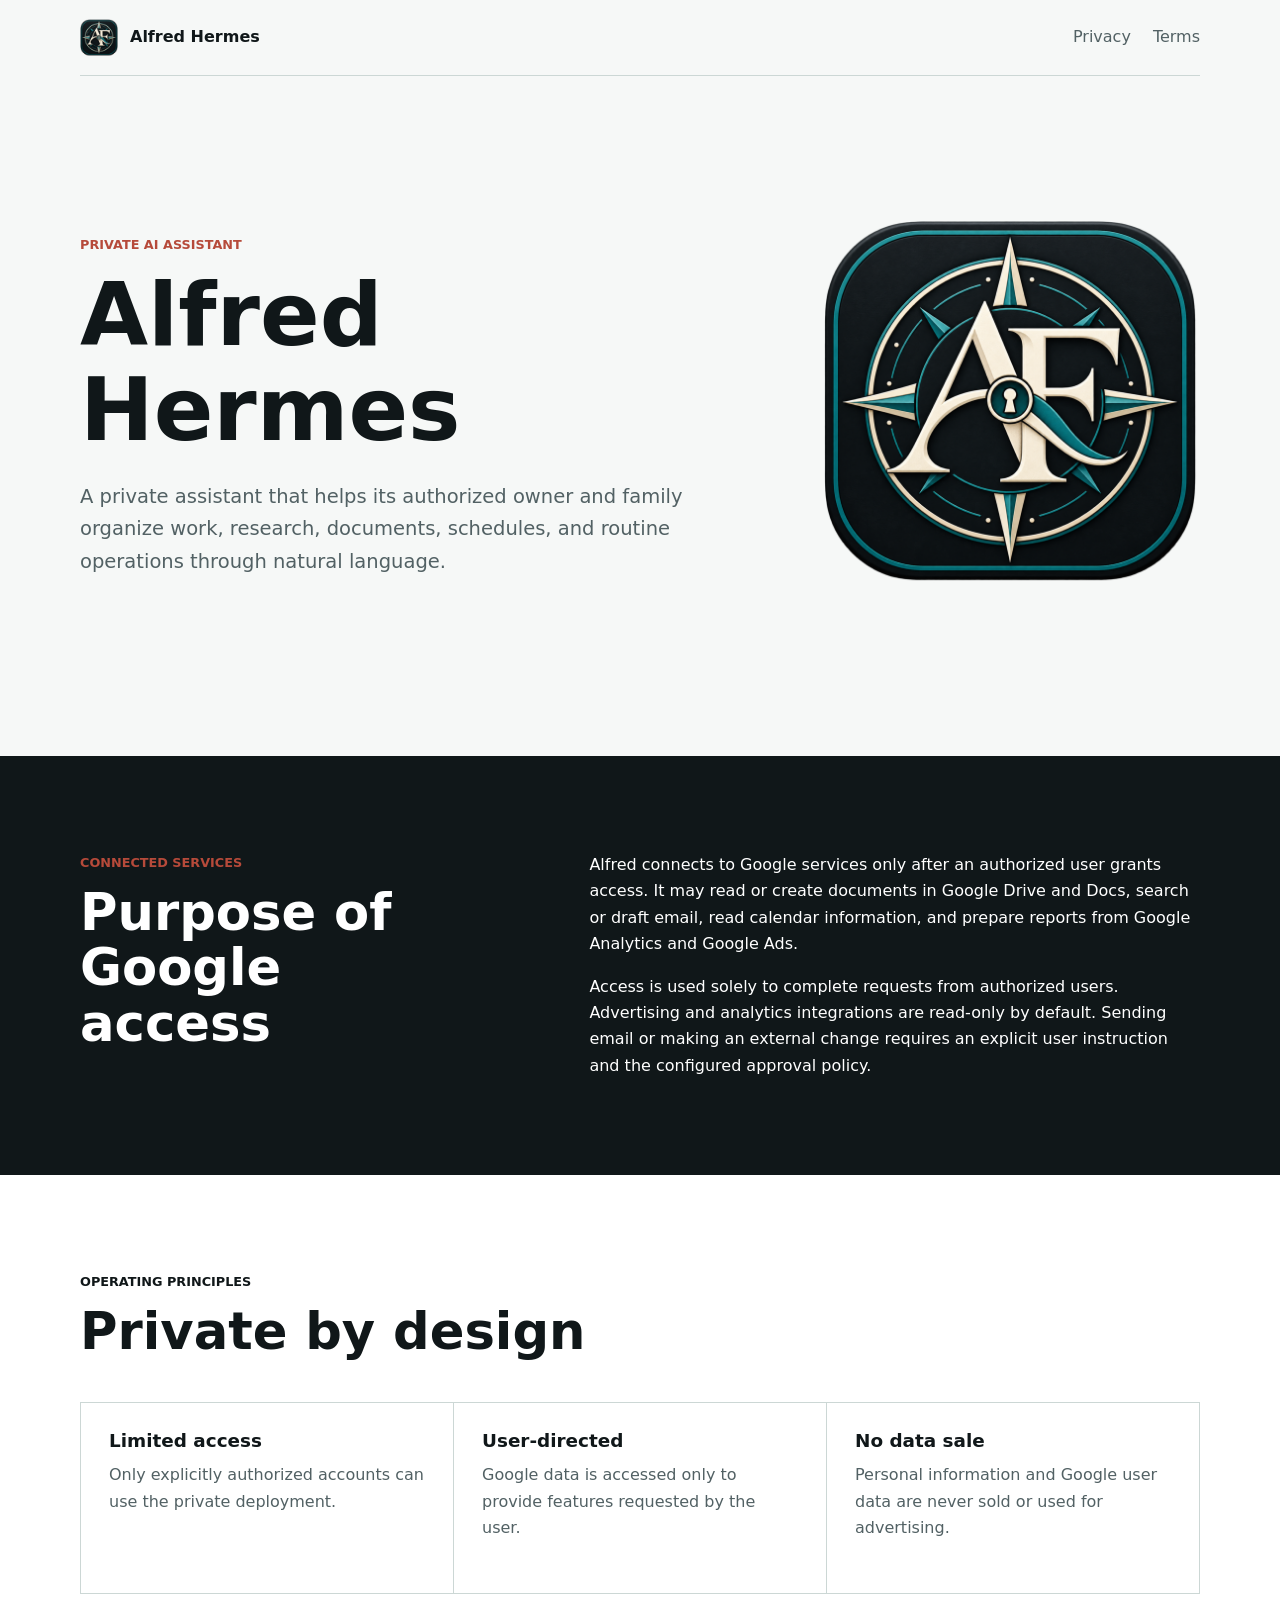
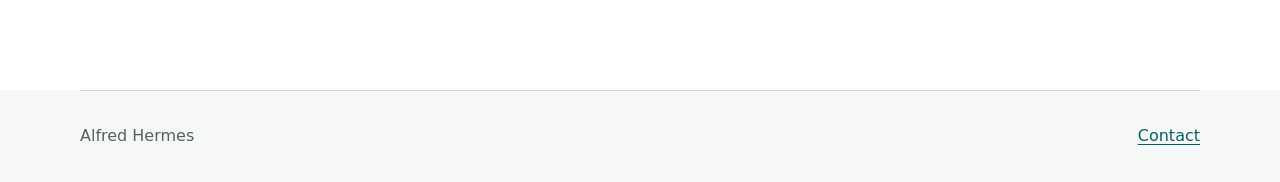
<file: index.html>
<!doctype html>
<html lang="en">
  <head>
    <meta charset="utf-8">
    <meta name="viewport" content="width=device-width, initial-scale=1">
    <meta name="description" content="Alfred Hermes is a private AI assistant for personal, family, and business operations.">
    <meta name="theme-color" content="#101719">
    <title>Alfred Hermes</title>
    <link rel="icon" href="assets/alfred-icon.png" type="image/png">
    <link rel="stylesheet" href="assets/site.css">
  </head>
  <body>
    <header class="site-header">
      <a class="brand" href="index.html" aria-label="Alfred Hermes home">
        <img src="assets/alfred-icon.png" alt="Alfred Hermes">
        <span>Alfred Hermes</span>
      </a>
      <nav aria-label="Legal">
        <a href="privacy.html">Privacy</a>
        <a href="terms.html">Terms</a>
      </nav>
    </header>

    <main>
      <section class="hero">
        <div class="hero-copy">
          <p class="eyebrow">Private AI assistant</p>
          <h1>Alfred Hermes</h1>
          <p class="lede">
            A private assistant that helps its authorized owner and family organize work,
            research, documents, schedules, and routine operations through natural language.
          </p>
        </div>
        <img class="hero-mark" src="assets/alfred-icon.png" alt="Alfred Hermes app icon">
      </section>

      <section class="band" aria-labelledby="google-access">
        <div class="section-inner">
          <div>
            <p class="eyebrow">Connected services</p>
            <h2 id="google-access">Purpose of Google access</h2>
          </div>
          <div class="copy">
            <p>
              Alfred connects to Google services only after an authorized user grants access.
              It may read or create documents in Google Drive and Docs, search or draft email,
              read calendar information, and prepare reports from Google Analytics and Google Ads.
            </p>
            <p>
              Access is used solely to complete requests from authorized users. Advertising and
              analytics integrations are read-only by default. Sending email or making an external
              change requires an explicit user instruction and the configured approval policy.
            </p>
          </div>
        </div>
      </section>

      <section class="principles" aria-labelledby="principles-title">
        <div class="section-inner vertical">
          <p class="eyebrow">Operating principles</p>
          <h2 id="principles-title">Private by design</h2>
          <div class="principle-grid">
            <article>
              <h3>Limited access</h3>
              <p>Only explicitly authorized accounts can use the private deployment.</p>
            </article>
            <article>
              <h3>User-directed</h3>
              <p>Google data is accessed only to provide features requested by the user.</p>
            </article>
            <article>
              <h3>No data sale</h3>
              <p>Personal information and Google user data are never sold or used for advertising.</p>
            </article>
          </div>
        </div>
      </section>
    </main>

    <footer>
      <span>Alfred Hermes</span>
      <span><a href="mailto:m.matusevich@me.com">Contact</a></span>
    </footer>
  </body>
</html>
</file>
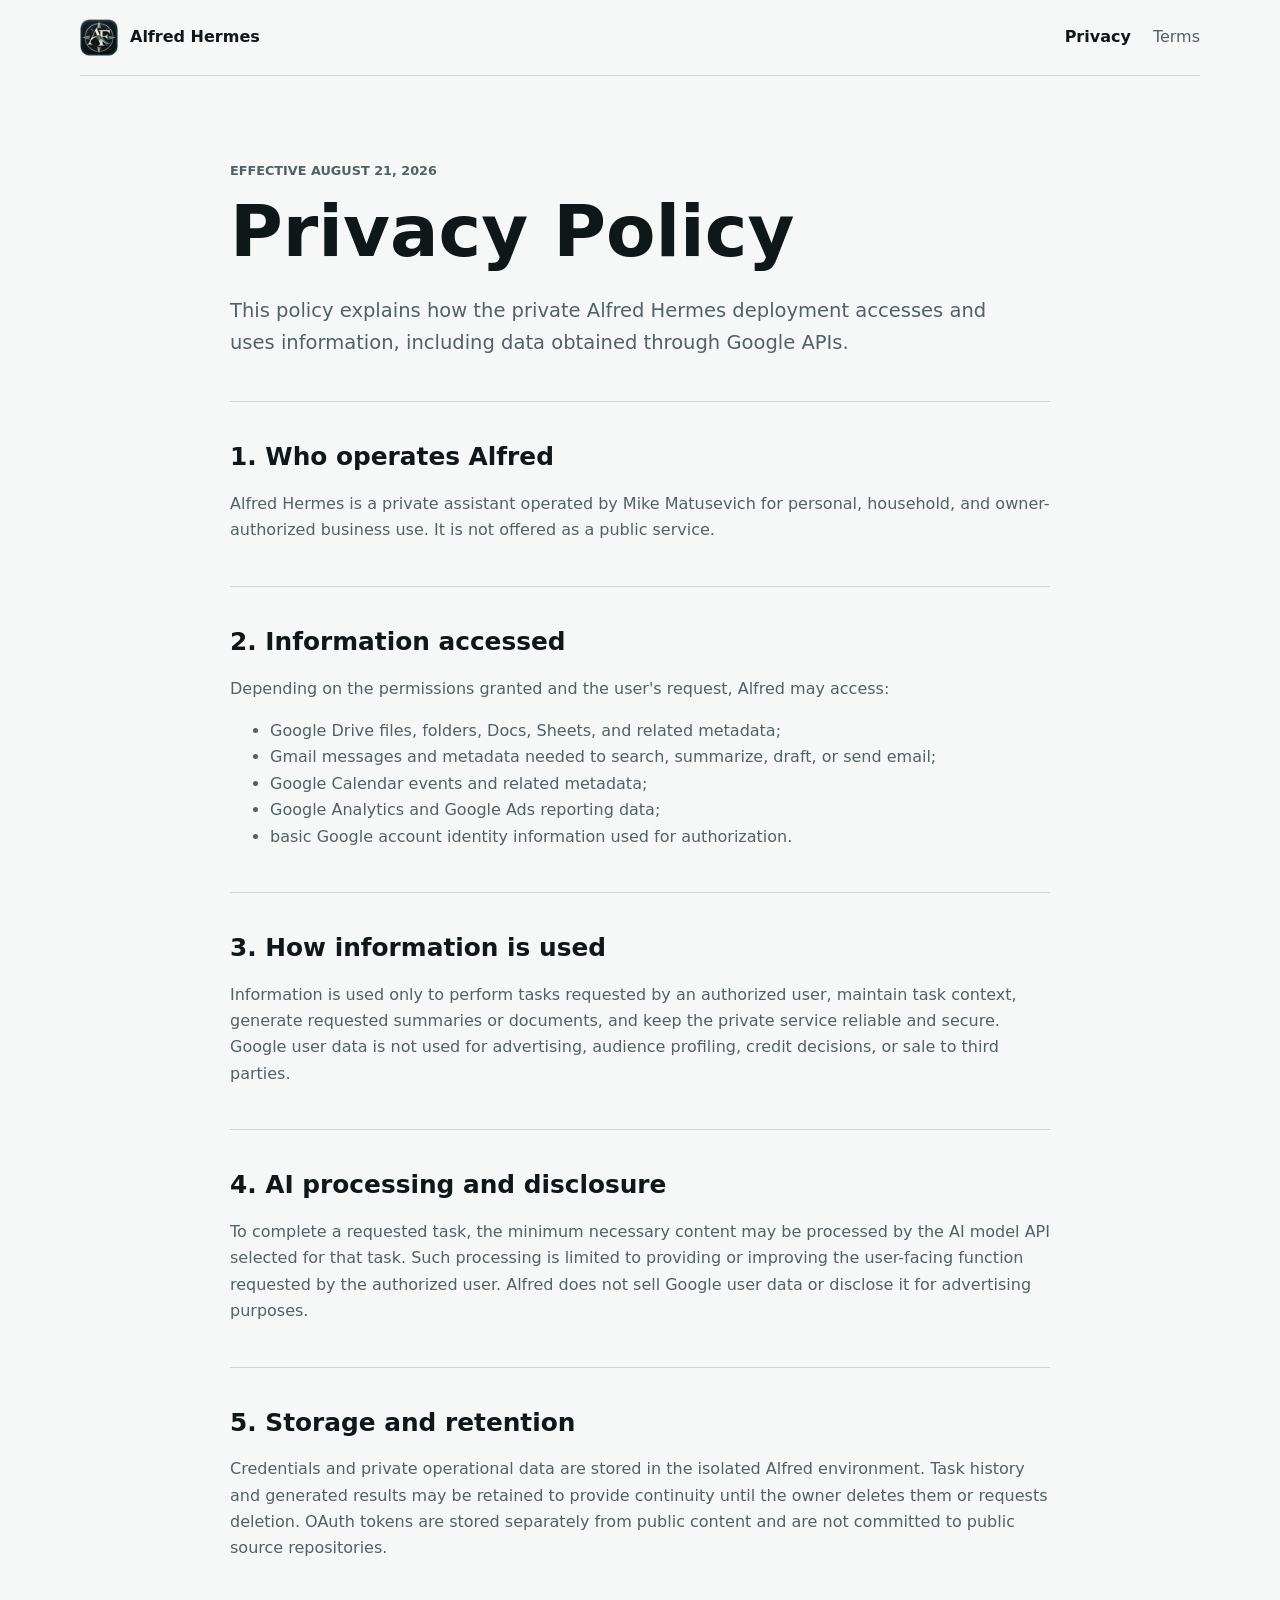
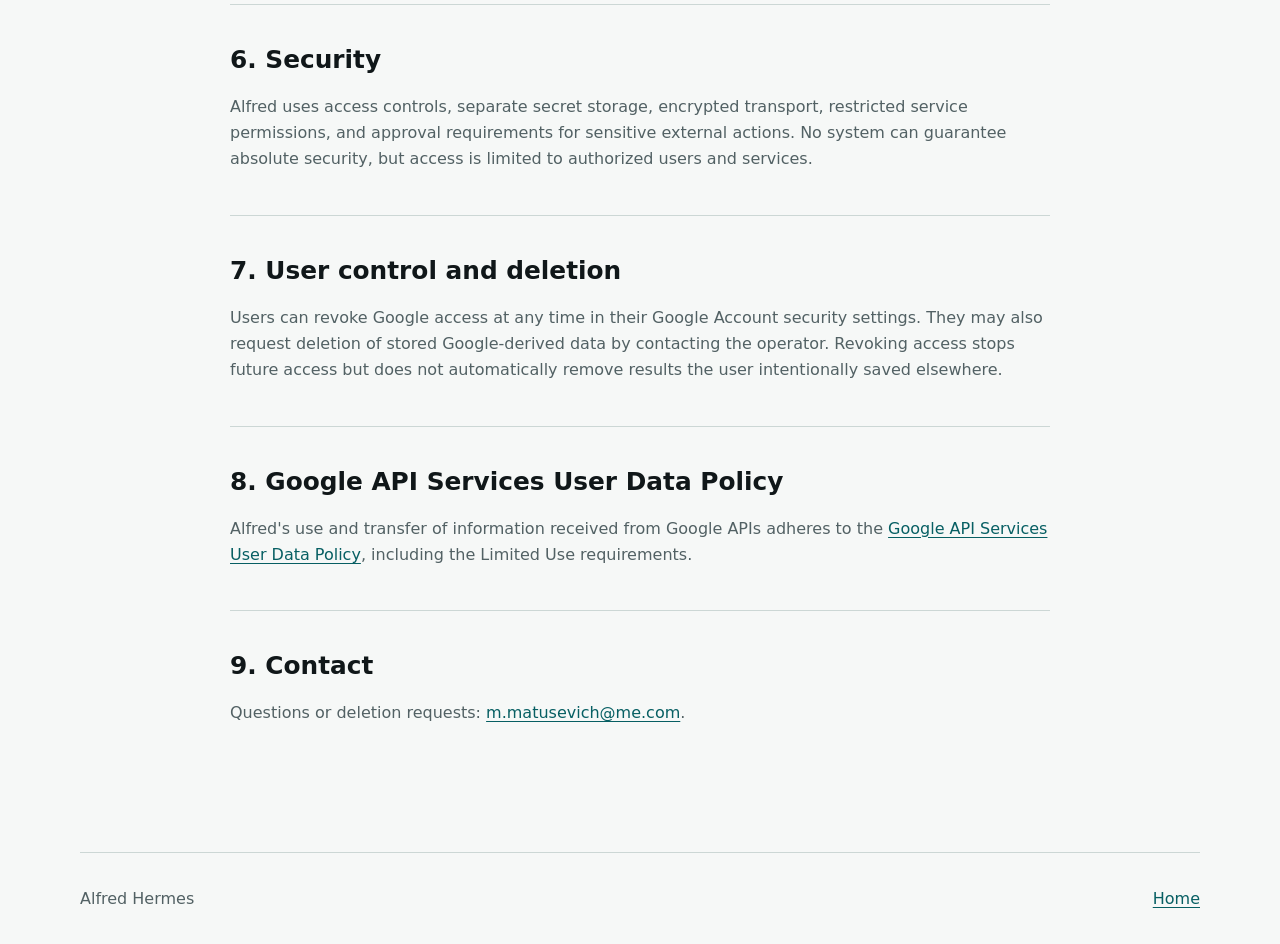
<file: privacy.html>
<!doctype html>
<html lang="en">
  <head>
    <meta charset="utf-8">
    <meta name="viewport" content="width=device-width, initial-scale=1">
    <meta name="description" content="Privacy policy for Alfred Hermes.">
    <meta name="theme-color" content="#101719">
    <title>Privacy Policy | Alfred Hermes</title>
    <link rel="icon" href="assets/alfred-icon.png" type="image/png">
    <link rel="stylesheet" href="assets/site.css">
  </head>
  <body>
    <header class="site-header">
      <a class="brand" href="index.html">
        <img src="assets/alfred-icon.png" alt="Alfred Hermes">
        <span>Alfred Hermes</span>
      </a>
      <nav aria-label="Legal">
        <a aria-current="page" href="privacy.html">Privacy</a>
        <a href="terms.html">Terms</a>
      </nav>
    </header>

    <main class="legal">
      <p class="eyebrow">Effective August 21, 2026</p>
      <h1>Privacy Policy</h1>
      <p class="lede">
        This policy explains how the private Alfred Hermes deployment accesses and uses
        information, including data obtained through Google APIs.
      </p>

      <section>
        <h2>1. Who operates Alfred</h2>
        <p>
          Alfred Hermes is a private assistant operated by Mike Matusevich for personal,
          household, and owner-authorized business use. It is not offered as a public service.
        </p>
      </section>

      <section>
        <h2>2. Information accessed</h2>
        <p>Depending on the permissions granted and the user's request, Alfred may access:</p>
        <ul>
          <li>Google Drive files, folders, Docs, Sheets, and related metadata;</li>
          <li>Gmail messages and metadata needed to search, summarize, draft, or send email;</li>
          <li>Google Calendar events and related metadata;</li>
          <li>Google Analytics and Google Ads reporting data;</li>
          <li>basic Google account identity information used for authorization.</li>
        </ul>
      </section>

      <section>
        <h2>3. How information is used</h2>
        <p>
          Information is used only to perform tasks requested by an authorized user, maintain
          task context, generate requested summaries or documents, and keep the private service
          reliable and secure. Google user data is not used for advertising, audience profiling,
          credit decisions, or sale to third parties.
        </p>
      </section>

      <section>
        <h2>4. AI processing and disclosure</h2>
        <p>
          To complete a requested task, the minimum necessary content may be processed by the
          AI model API selected for that task. Such processing is limited to providing or improving
          the user-facing function requested by the authorized user. Alfred does not sell Google
          user data or disclose it for advertising purposes.
        </p>
      </section>

      <section>
        <h2>5. Storage and retention</h2>
        <p>
          Credentials and private operational data are stored in the isolated Alfred environment.
          Task history and generated results may be retained to provide continuity until the owner
          deletes them or requests deletion. OAuth tokens are stored separately from public content
          and are not committed to public source repositories.
        </p>
      </section>

      <section>
        <h2>6. Security</h2>
        <p>
          Alfred uses access controls, separate secret storage, encrypted transport, restricted
          service permissions, and approval requirements for sensitive external actions. No system
          can guarantee absolute security, but access is limited to authorized users and services.
        </p>
      </section>

      <section>
        <h2>7. User control and deletion</h2>
        <p>
          Users can revoke Google access at any time in their Google Account security settings.
          They may also request deletion of stored Google-derived data by contacting the operator.
          Revoking access stops future access but does not automatically remove results the user
          intentionally saved elsewhere.
        </p>
      </section>

      <section>
        <h2>8. Google API Services User Data Policy</h2>
        <p>
          Alfred's use and transfer of information received from Google APIs adheres to the
          <a href="https://developers.google.com/terms/api-services-user-data-policy">Google API Services User Data Policy</a>,
          including the Limited Use requirements.
        </p>
      </section>

      <section>
        <h2>9. Contact</h2>
        <p>Questions or deletion requests: <a href="mailto:m.matusevich@me.com">m.matusevich@me.com</a>.</p>
      </section>
    </main>

    <footer>
      <span>Alfred Hermes</span>
      <span><a href="index.html">Home</a></span>
    </footer>
  </body>
</html>
</file>
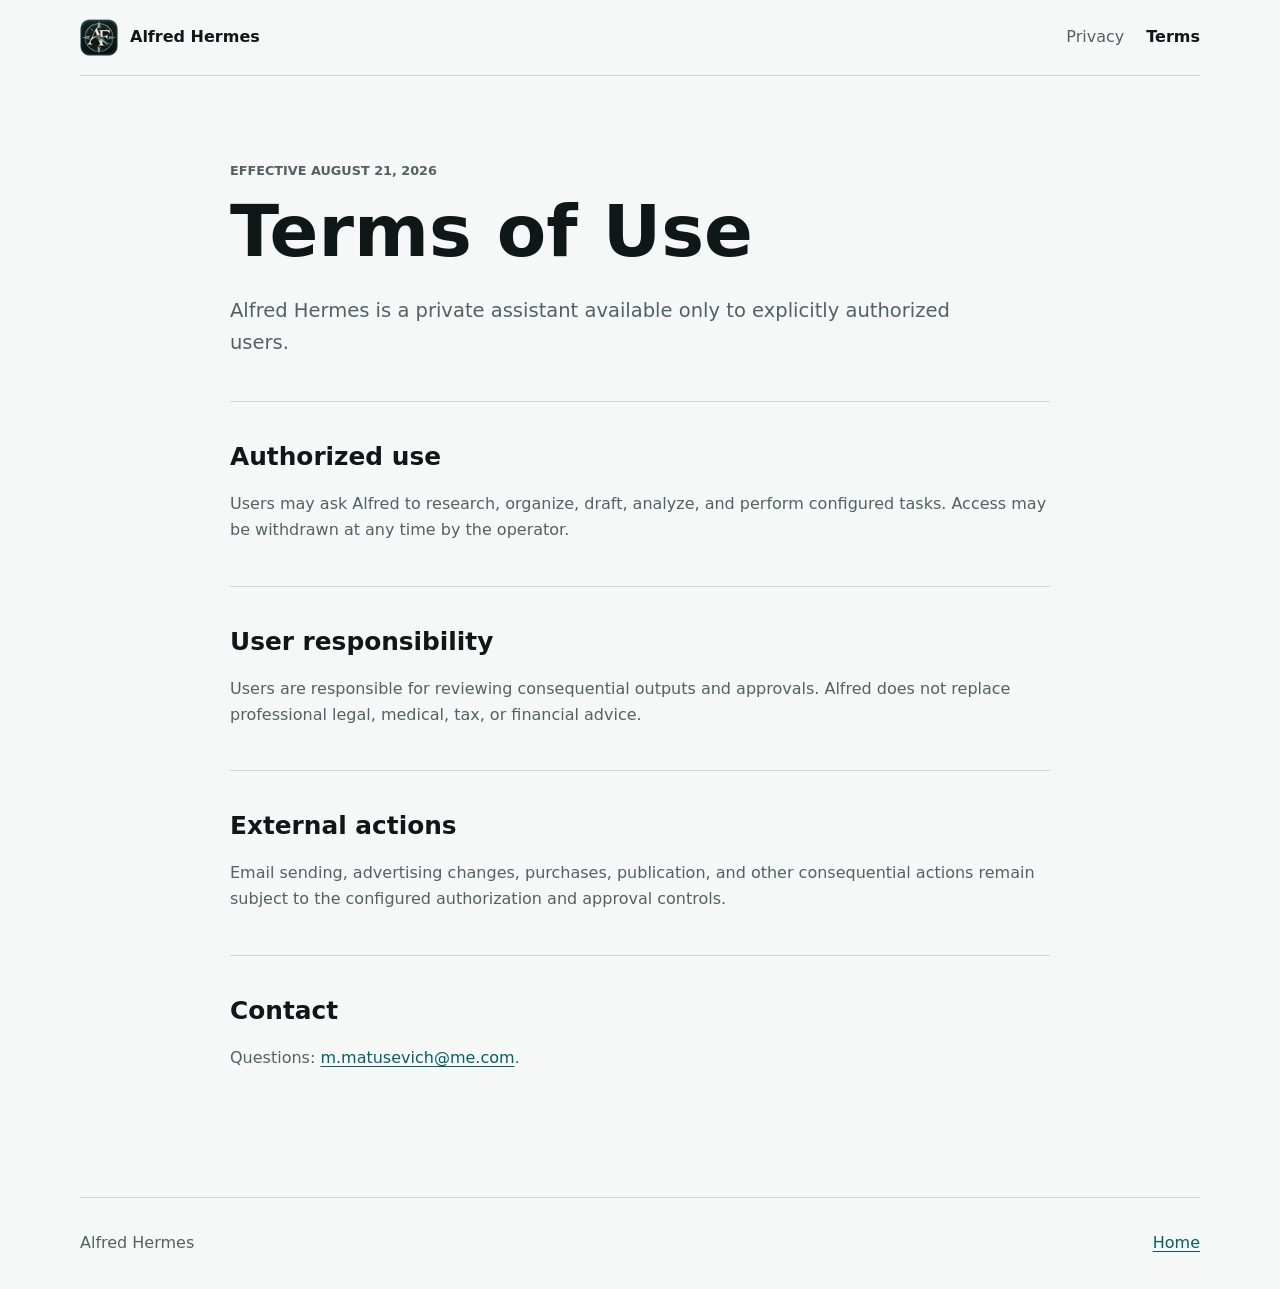
<file: terms.html>
<!doctype html>
<html lang="en">
  <head>
    <meta charset="utf-8">
    <meta name="viewport" content="width=device-width, initial-scale=1">
    <meta name="description" content="Terms of use for Alfred Hermes.">
    <meta name="theme-color" content="#101719">
    <title>Terms of Use | Alfred Hermes</title>
    <link rel="icon" href="assets/alfred-icon.png" type="image/png">
    <link rel="stylesheet" href="assets/site.css">
  </head>
  <body>
    <header class="site-header">
      <a class="brand" href="index.html">
        <img src="assets/alfred-icon.png" alt="Alfred Hermes">
        <span>Alfred Hermes</span>
      </a>
      <nav aria-label="Legal">
        <a href="privacy.html">Privacy</a>
        <a aria-current="page" href="terms.html">Terms</a>
      </nav>
    </header>

    <main class="legal">
      <p class="eyebrow">Effective August 21, 2026</p>
      <h1>Terms of Use</h1>
      <p class="lede">Alfred Hermes is a private assistant available only to explicitly authorized users.</p>

      <section>
        <h2>Authorized use</h2>
        <p>
          Users may ask Alfred to research, organize, draft, analyze, and perform configured tasks.
          Access may be withdrawn at any time by the operator.
        </p>
      </section>

      <section>
        <h2>User responsibility</h2>
        <p>
          Users are responsible for reviewing consequential outputs and approvals. Alfred does not
          replace professional legal, medical, tax, or financial advice.
        </p>
      </section>

      <section>
        <h2>External actions</h2>
        <p>
          Email sending, advertising changes, purchases, publication, and other consequential
          actions remain subject to the configured authorization and approval controls.
        </p>
      </section>

      <section>
        <h2>Contact</h2>
        <p>Questions: <a href="mailto:m.matusevich@me.com">m.matusevich@me.com</a>.</p>
      </section>
    </main>

    <footer>
      <span>Alfred Hermes</span>
      <span><a href="index.html">Home</a></span>
    </footer>
  </body>
</html>
</file>
<file: assets/site.css>
:root {
  color-scheme: light;
  --ink: #101719;
  --muted: #526164;
  --paper: #f6f8f7;
  --white: #ffffff;
  --teal: #087f83;
  --teal-dark: #075f63;
  --line: #ccd7d5;
  --coral: #b64a3a;
  font-family: Inter, ui-sans-serif, system-ui, -apple-system, BlinkMacSystemFont, "Segoe UI", sans-serif;
}

* {
  box-sizing: border-box;
}

html {
  background: var(--paper);
  color: var(--ink);
}

body {
  margin: 0;
  min-width: 320px;
  background: var(--paper);
  line-height: 1.65;
}

a {
  color: var(--teal-dark);
  text-underline-offset: 3px;
}

.site-header,
footer {
  width: min(1120px, calc(100% - 40px));
  margin: 0 auto;
  display: flex;
  align-items: center;
  justify-content: space-between;
  gap: 24px;
}

.site-header {
  min-height: 76px;
  border-bottom: 1px solid var(--line);
}

.brand {
  display: inline-flex;
  align-items: center;
  gap: 12px;
  color: var(--ink);
  font-weight: 720;
  text-decoration: none;
}

.brand img {
  width: 38px;
  height: 38px;
  border-radius: 8px;
}

nav {
  display: flex;
  gap: 22px;
}

nav a {
  color: var(--muted);
  text-decoration: none;
}

nav a[aria-current="page"] {
  color: var(--ink);
  font-weight: 700;
}

.hero {
  width: min(1120px, calc(100% - 40px));
  min-height: min(680px, calc(100vh - 76px));
  margin: 0 auto;
  display: grid;
  grid-template-columns: minmax(0, 1fr) minmax(220px, 380px);
  align-items: center;
  gap: clamp(36px, 8vw, 110px);
  padding: 64px 0 84px;
}

.hero-copy {
  max-width: 700px;
}

.eyebrow {
  margin: 0 0 12px;
  color: var(--coral);
  font-size: 0.8rem;
  font-weight: 800;
  letter-spacing: 0;
  text-transform: uppercase;
}

h1,
h2,
h3 {
  margin-top: 0;
  line-height: 1.08;
  letter-spacing: 0;
}

h1 {
  margin-bottom: 24px;
  font-size: 5.5rem;
}

h2 {
  margin-bottom: 20px;
  font-size: 3.2rem;
}

h3 {
  margin-bottom: 12px;
  font-size: 1.15rem;
}

.lede {
  max-width: 760px;
  margin: 0;
  color: var(--muted);
  font-size: 1.22rem;
}

.hero-mark {
  width: 100%;
  aspect-ratio: 1;
  object-fit: contain;
  border-radius: 8px;
}

.band {
  background: var(--ink);
  color: var(--white);
}

.section-inner {
  width: min(1120px, calc(100% - 40px));
  margin: 0 auto;
  display: grid;
  grid-template-columns: minmax(240px, 0.8fr) minmax(0, 1.2fr);
  gap: clamp(40px, 8vw, 120px);
  padding: 96px 0;
}

.copy p,
.principles p,
.legal p,
.legal li {
  color: inherit;
}

.copy p:first-child {
  margin-top: 0;
}

.copy p:last-child {
  margin-bottom: 0;
}

.vertical {
  display: block;
}

.principles {
  background: var(--white);
}

.principle-grid {
  display: grid;
  grid-template-columns: repeat(3, minmax(0, 1fr));
  gap: 1px;
  margin-top: 42px;
  border: 1px solid var(--line);
  background: var(--line);
}

.principle-grid article {
  min-height: 190px;
  padding: 28px;
  background: var(--white);
}

.principle-grid p {
  margin: 0;
  color: var(--muted);
}

.legal {
  width: min(820px, calc(100% - 40px));
  margin: 0 auto;
  padding: 84px 0 110px;
}

.legal h1 {
  font-size: 4.5rem;
}

.legal section {
  padding-top: 42px;
  border-top: 1px solid var(--line);
  margin-top: 42px;
}

.legal h2 {
  font-size: 1.55rem;
}

.legal p,
.legal li {
  color: var(--muted);
}

footer {
  min-height: 92px;
  border-top: 1px solid var(--line);
  color: var(--muted);
}

@media (max-width: 760px) {
  .site-header,
  footer,
  .hero,
  .section-inner,
  .legal {
    width: min(100% - 28px, 1120px);
  }

  .site-header {
    min-height: 68px;
  }

  nav {
    gap: 14px;
  }

  .hero {
    min-height: auto;
    grid-template-columns: 1fr;
    padding: 52px 0 64px;
  }

  h1 {
    font-size: 3rem;
  }

  h2 {
    font-size: 2rem;
  }

  .legal h1 {
    font-size: 2.7rem;
  }

  .hero-mark {
    width: min(62vw, 280px);
  }

  .section-inner,
  .principle-grid {
    grid-template-columns: 1fr;
  }

  .section-inner {
    padding: 68px 0;
  }

  .legal {
    padding: 60px 0 80px;
  }
}
</file>
